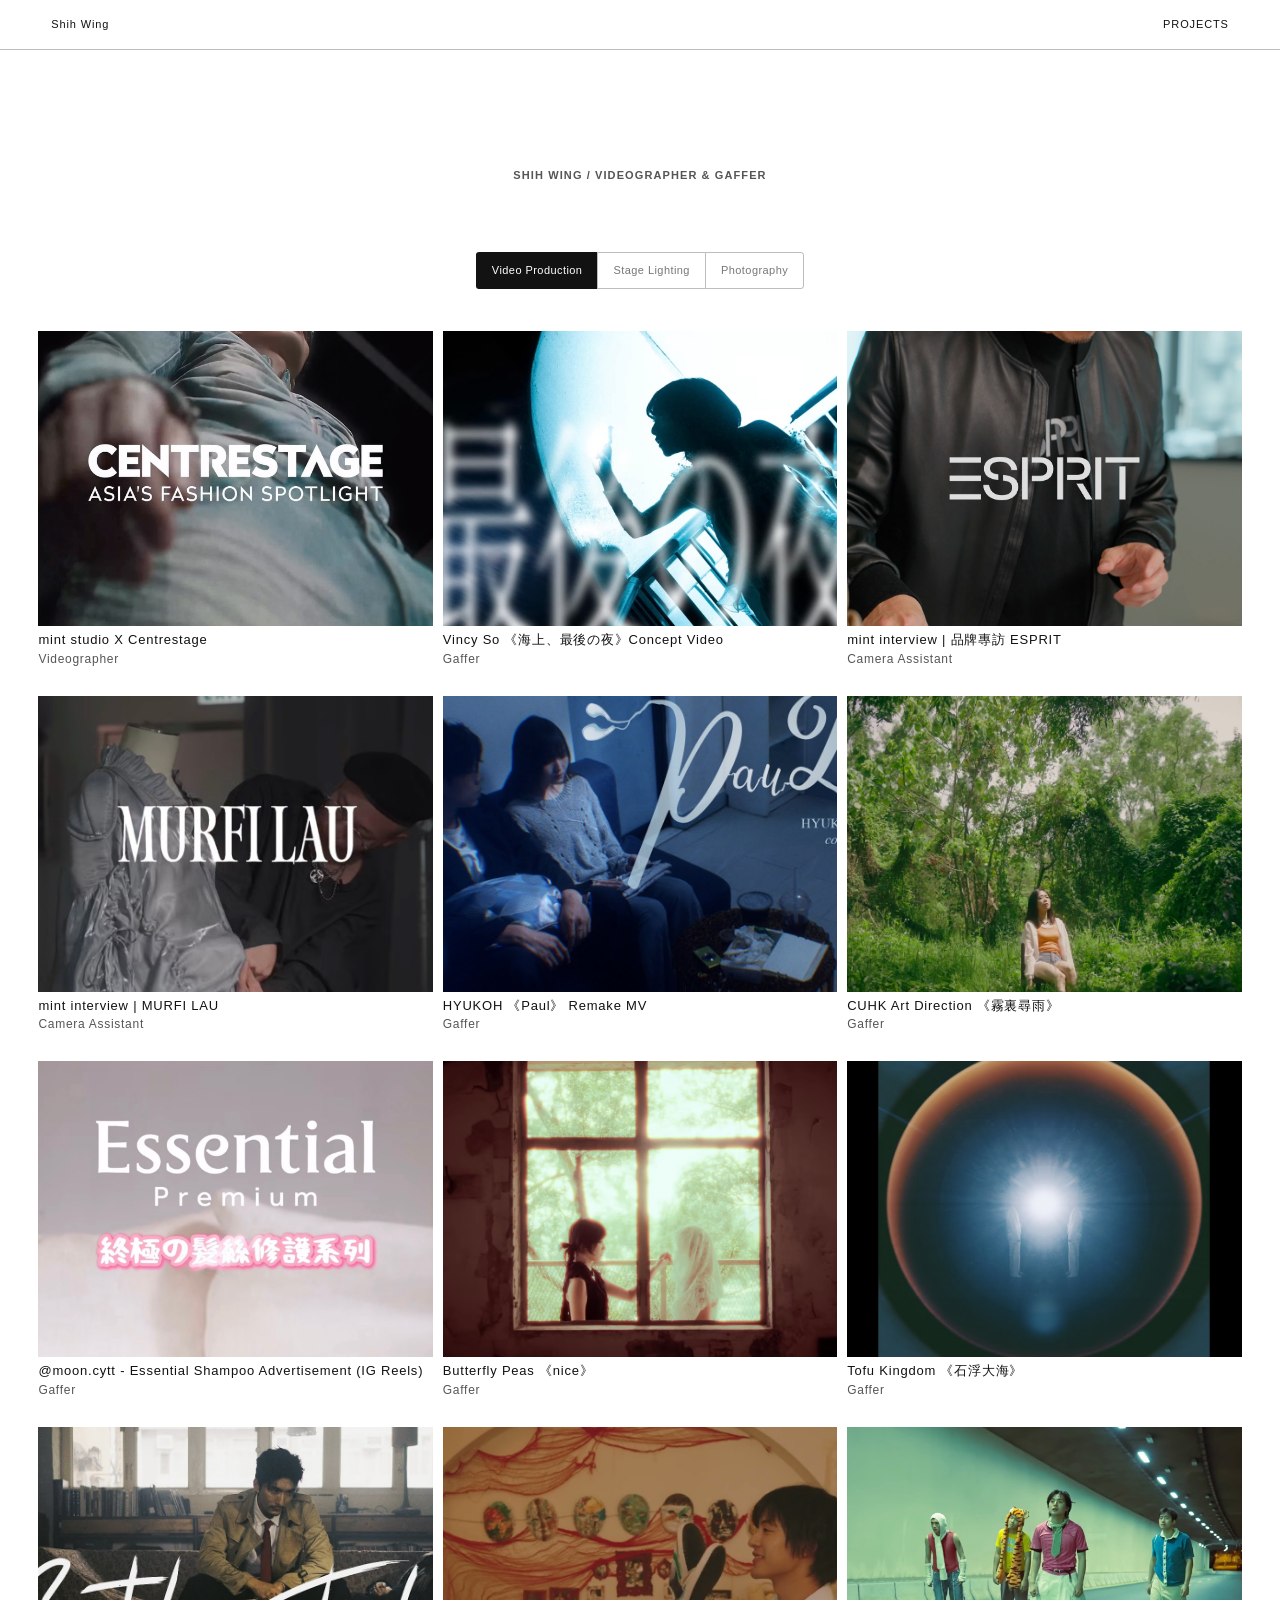
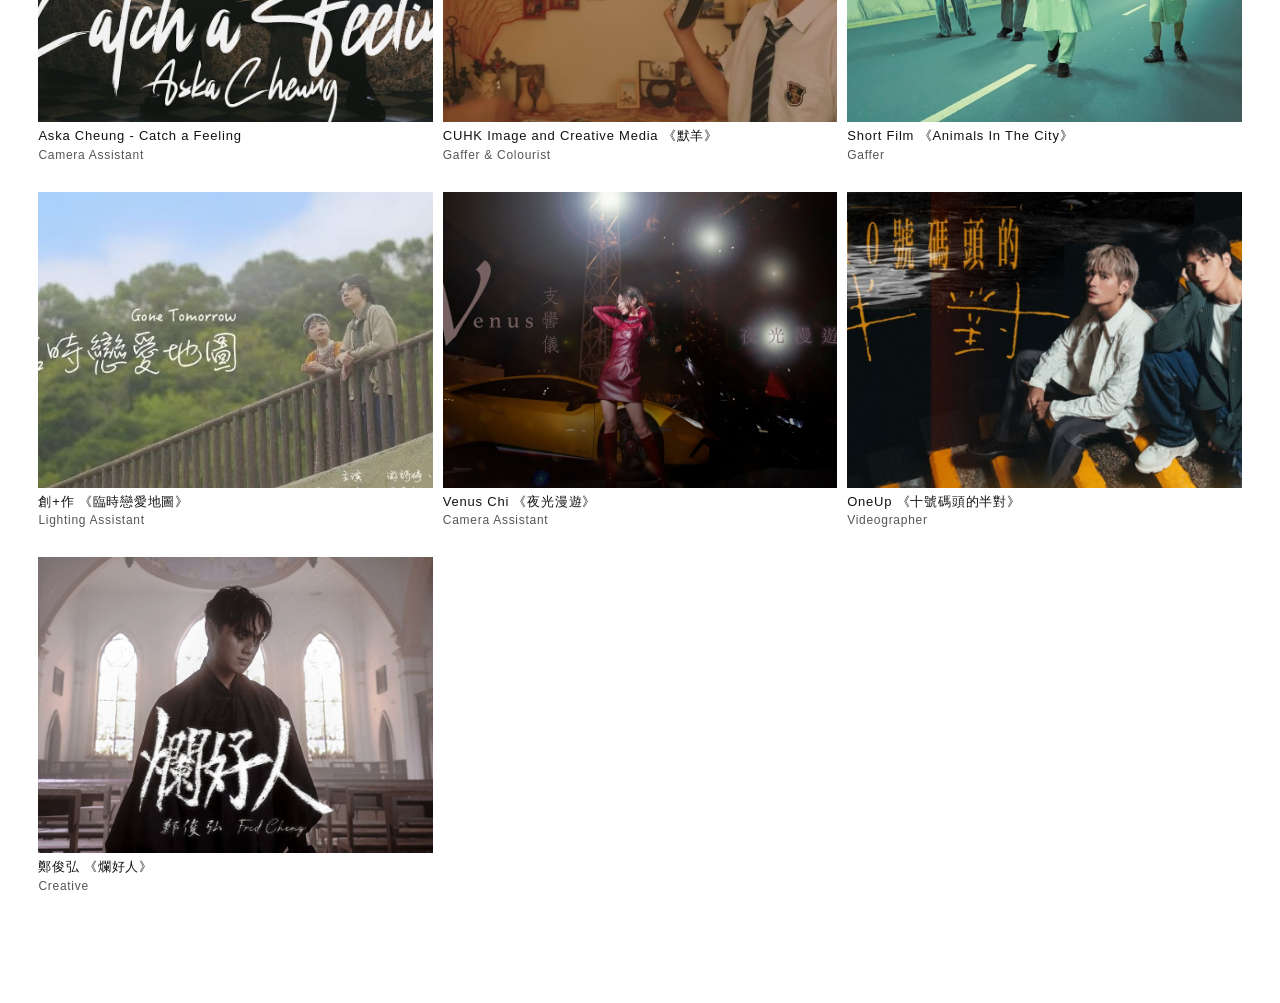
<file: index.html>
<!doctype html>
<html lang="en">
<head>
  <meta charset="UTF-8">
  <meta name="viewport" content="width=device-width, initial-scale=1.0">
  <meta name="description" content="Selected work by Shih Wing, Videographer and Gaffer.">
  <title>Shih Wing — Videographer / Gaffer</title>
  <link rel="stylesheet" href="styles.css?v=20261010k">
  <script src="script.js?v=20261010k" defer></script>
</head>
<body>
  <header class="site-header">
    <a class="wordmark" href="index.html">Shih Wing</a>
    <nav aria-label="Main navigation">
      <a class="active" href="index.html">Projects</a>

    </nav>
  </header>

  <main>
    <section class="intro" aria-labelledby="page-title">
      <p class="eyebrow">Shih Wing / Videographer &amp; Gaffer</p>
    </section>

    <nav class="project-categories" aria-label="Project categories">
      <button class="project-category is-active" type="button" data-category="Video Production" aria-pressed="true">Video Production</button>
      <button class="project-category" type="button" data-category="Stage Lighting" aria-pressed="false">Stage Lighting</button>
      <button class="project-category" type="button" data-category="Photography" aria-pressed="false">Photography</button>
    </nav>

    <section class="project-grid" id="project-grid" aria-label="Previous projects">
      <a class="project-card" href="project.html?project=esprit-brand-interview"><span class="project-art art-soft-focus" role="img" aria-label="Placeholder cover for mint interview 品牌專訪 ESPRIT"></span><span class="project-meta"><strong>品牌專訪 ESPRIT</strong><small class="project-group">mint interview</small><small class="project-role">Camera Assistant</small></span></a>
      <a class="project-card" href="project.html?project=murfi-lau-interview"><span class="project-art art-night-shift" role="img" aria-label="Placeholder cover for mint interview MURFI LAU"></span><span class="project-meta"><strong>MURFI LAU</strong><small class="project-group">mint interview</small><small class="project-role">Camera Assistant</small></span></a>
      <a class="project-card" href="project.html?project=mint-studio-centrestage"><span class="project-art art-still-water" role="img" aria-label="Placeholder cover for Mint Studio X Centrestage"></span><span class="project-meta"><strong>Centrestage</strong><small class="project-group">Mint Studio X</small><small class="project-role">Videographer</small></span></a>
      <a class="project-card" href="project.html?project=polyu-dsai-promotion"><span class="project-art art-soft-focus" role="img" aria-label="Placeholder cover for PolyU DSAI Promotion Video"></span><span class="project-meta"><strong>Promotion Video</strong><small class="project-group">PolyU DSAI</small><small class="project-role">Gaffer</small></span></a>
      <a class="project-card" href="project.html?project=vincy-so-final-night"><span class="project-art art-afterlight" role="img" aria-label="Placeholder cover for 海上、最後の夜 Concept Video"></span><span class="project-meta"><strong>《海上、最後の夜》Concept Video</strong><small class="project-group">Vincy So</small><small class="project-role">Gaffer</small></span></a>
      <a class="project-card" href="project.html?project=nice"><span class="project-art art-still-water" role="img" aria-label="Placeholder image for nice"></span><span class="project-meta"><strong>《nice》</strong><small class="project-group">Butterfly Peas</small><small class="project-role">Gaffer</small></span></a>
      <a class="project-card" href="project.html?project=shi-fu-da-hai"><span class="project-art art-night-shift" role="img" aria-label="Placeholder image for 石浮大海"></span><span class="project-meta"><strong>《石浮大海》</strong><small class="project-group">Tofu Kingdom</small><small class="project-role">Gaffer</small></span></a>
      <a class="project-card" href="project.html?project=band-show-recording"><span class="project-art art-soft-focus" role="img" aria-label="Placeholder image for Band Show Recording"></span><span class="project-meta"><strong>Band Show Recording</strong><small class="project-group">Tofu Kingdom</small><small class="project-role">Light Designer</small></span></a>
      <a class="project-card" href="project.html?project=catch-a-feeling"><span class="project-art art-second-take" role="img" aria-label="Placeholder image for Catch a Feeling"></span><span class="project-meta"><strong>Catch a Feeling</strong><small class="project-group">Aska Cheung</small><small class="project-role">Camera Assistant</small></span></a>
      <a class="project-card" href="project.html?project=animals-in-the-city"><span class="project-art art-night-shift" role="img" aria-label="Placeholder image for Animals In The City"></span><span class="project-meta"><strong>《Animals In The City》</strong><small class="project-group">Short Film</small><small class="project-role">Gaffer</small></span></a>
      <a class="project-card" href="project.html?project=temporary-love-map"><span class="project-art art-afterlight" role="img" aria-label="Placeholder image for 臨時戀愛地圖"></span><span class="project-meta"><strong>《臨時戀愛地圖》</strong><small class="project-group">創+作</small><small class="project-role">Lighting Assistant</small></span></a>
      <a class="project-card" href="project.html?project=night-glow"><span class="project-art art-still-water" role="img" aria-label="Placeholder image for 夜光漫遊"></span><span class="project-meta"><strong>《夜光漫遊》</strong><small class="project-group">Venus Chi</small><small class="project-role">Camera Assistant</small></span></a>
      <a class="project-card" href="project.html?project=ten-number-pier"><span class="project-art art-afterlight" role="img" aria-label="Placeholder image for 十號碼頭的半對"></span><span class="project-meta"><strong>《十號碼頭的半對》</strong><small class="project-group">OneUp</small><small class="project-role">Videographer</small></span></a>
      <a class="project-card" href="project.html?project=bad-good-person"><span class="project-art art-soft-focus" role="img" aria-label="Placeholder image for 爛好人"></span><span class="project-meta"><strong>《爛好人》</strong><small class="project-group">鄭俊弘</small><small class="project-role">Creative</small></span></a>
      <a class="project-card" href="project.html?project=mo-yang"><span class="project-art art-afterlight" role="img" aria-label="Placeholder image for 默羊"></span><span class="project-meta"><strong>《默羊》</strong><small class="project-group">CUHK Image and Creative Media</small><small class="project-role">Gaffer &amp; Colourist</small></span></a>
    </section>
  </main>

  <footer class="site-footer">
    <span>Available for selected projects</span>
    <span>Hong Kong / Worldwide</span>
  </footer>
</body>
</html>
</file>
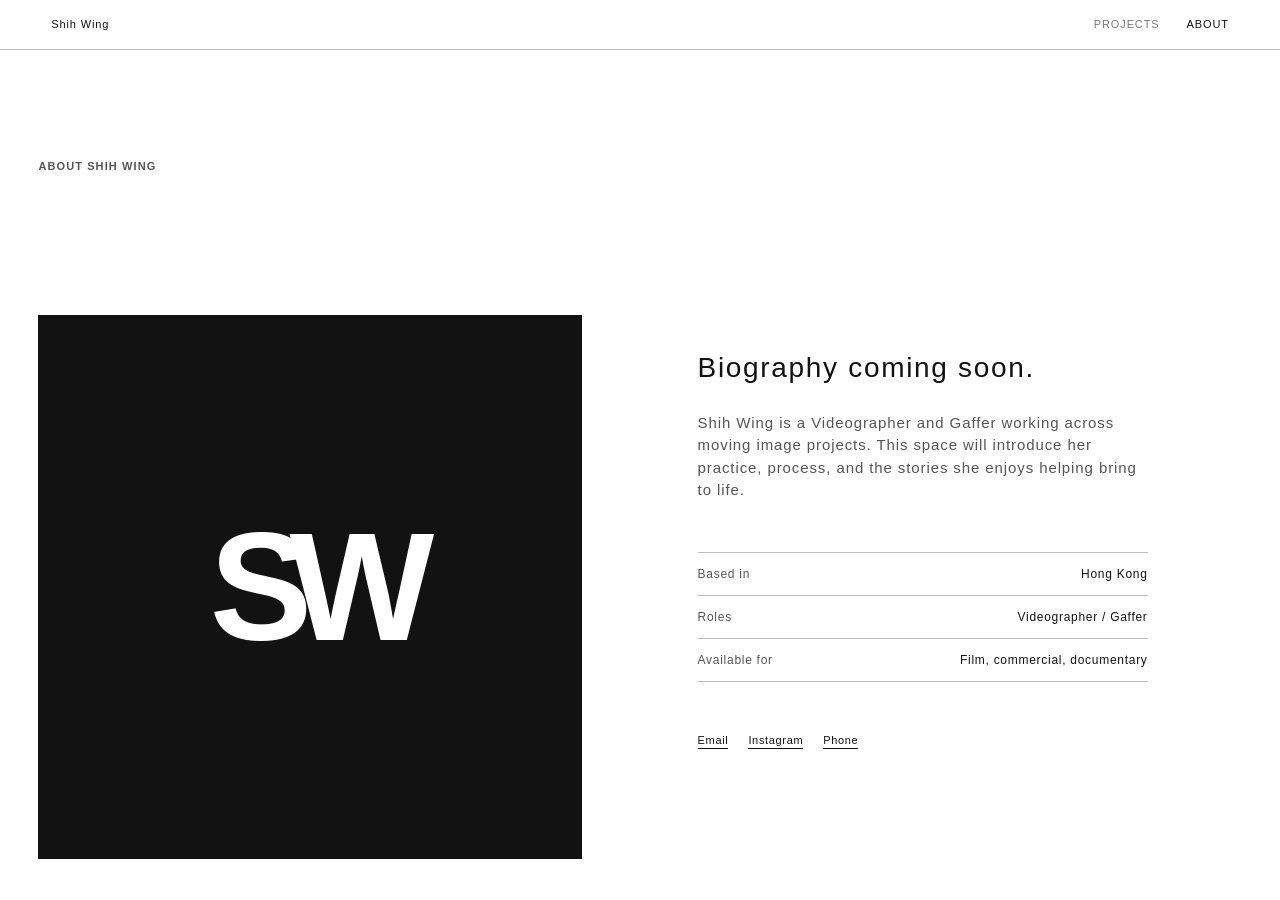
<file: about.html>
<!doctype html>
<html lang="en">
<head>
  <meta charset="UTF-8">
  <meta name="viewport" content="width=device-width, initial-scale=1.0">
  <meta name="description" content="About Shih Wing, Videographer and Gaffer.">
  <title>About — Shih Wing</title>
  <link rel="stylesheet" href="styles.css?v=20261010k">
</head>
<body>
  <header class="site-header">
    <a class="wordmark" href="index.html">Shih Wing</a>
    <nav aria-label="Main navigation">
      <a href="index.html">Projects</a>
      <a class="active" href="about.html">About</a>
    </nav>
  </header>

  <main class="about-page">
    <section class="about-hero">
      <p class="eyebrow">About Shih Wing</p>
    </section>
    <section class="about-content">
      <div class="about-placeholder" aria-label="Portrait placeholder">SW</div>
      <div class="about-copy">
        <p class="lede">Biography coming soon.</p>
        <p>Shih Wing is a Videographer and Gaffer working across moving image projects. This space will introduce her practice, process, and the stories she enjoys helping bring to life.</p>
        <dl class="details-list">
          <div><dt>Based in</dt><dd>Hong Kong</dd></div>
          <div><dt>Roles</dt><dd>Videographer / Gaffer</dd></div>
          <div><dt>Available for</dt><dd>Film, commercial, documentary</dd></div>
        </dl>
        <div class="contact-links">
          <a href="mailto:hello@example.com">Email</a>
          <a href="https://instagram.com/" target="_blank" rel="noreferrer">Instagram</a>
          <a href="tel:+0000000000">Phone</a>
        </div>
      </div>
    </section>
  </main>

  <footer class="site-footer">
    <span>Shih Wing / Videographer &amp; Gaffer</span>
    <span><a href="index.html">Back to projects</a></span>
  </footer>
</body>
</html>
</file>
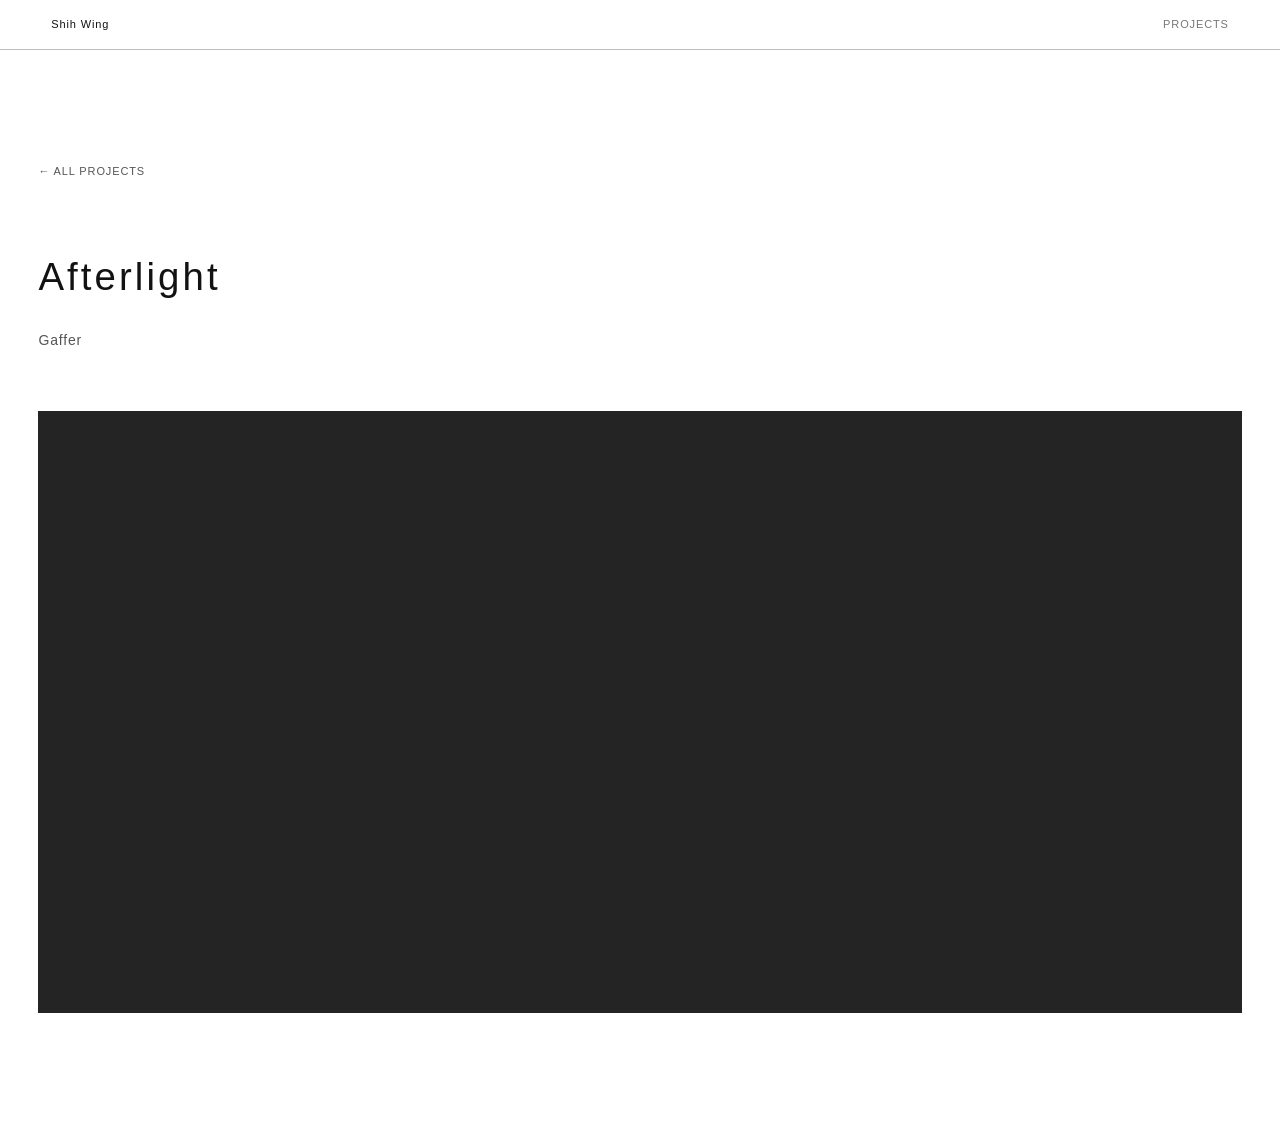
<file: project.html>
<!doctype html>
<html lang="en">
<head>
  <meta charset="UTF-8">
  <meta name="viewport" content="width=device-width, initial-scale=1.0">
  <title>Project — Shih Wing</title>
  <link rel="stylesheet" href="styles.css?v=20261010k">
  <script src="script.js?v=20261010k" defer></script>
</head>
<body>
  <header class="site-header">
    <a class="wordmark" href="index.html">Shih Wing</a>
    <nav aria-label="Main navigation">
      <a href="index.html">Projects</a>

    </nav>
  </header>

  <main class="project-page">
    <a class="back-link" href="index.html">← All projects</a>
    <section class="project-heading">
      <h1 id="project-title">Afterlight</h1>
      <p class="project-position" id="project-role-detail">Gaffer</p>
    </section>
    <div class="project-feature" id="project-media">
      <a class="media-link" id="project-link" href="#" target="_blank" rel="noreferrer" aria-label="Open project video">
        <span class="project-art art-afterlight" id="project-art" role="img" aria-label="Project image placeholder"><img id="project-image" alt="Project image placeholder"></span>
      </a>
      <video id="project-video" controls playsinline preload="metadata" hidden></video>
      <button class="gallery-button gallery-button--previous" id="gallery-previous" type="button" aria-label="Previous project image">←</button>
      <button class="gallery-button gallery-button--next" id="gallery-next" type="button" aria-label="Next project image">→</button>
      <span class="gallery-count" id="gallery-count" aria-live="polite"></span>
    </div>
  </main>

  <footer class="site-footer">
    <span>Shih Wing / Videographer &amp; Gaffer</span>
    <span><a href="index.html">Back to projects</a></span>
  </footer>
</body>
</html>
</file>
<file: styles.css>
:root {
  color-scheme: light dark;
  --background: #fff;
  --foreground: #121212;
  --muted: #555;
  --line: rgba(18, 18, 18, .28);
  --surface: #eee;
  --dark-background: #121212;
  --dark-foreground: #fff;
  --dark-muted: #fff;
  --dark-line: rgba(255, 255, 255, .38);
  --dark-surface: #242424;
  --font: 'Helvetica Neue', Helvetica, Arial, sans-serif;
}

* { box-sizing: border-box; }
html { scroll-behavior: smooth; }
body { margin: 0; background: var(--background); color: var(--foreground); font-family: var(--font); line-height: 1.5; }
a { color: inherit; text-decoration: none; }
a:focus-visible { outline: 2px solid currentColor; outline-offset: 5px; }
.site-header, .site-footer { display: flex; align-items: center; justify-content: space-between; padding: 16px 4vw; border-bottom: .5px solid var(--line); }
.site-header { position: sticky; top: 0; z-index: 10; background: color-mix(in srgb, var(--background) 92%, transparent); backdrop-filter: blur(12px); }
.site-footer { display: none; }
.site-footer a { color: var(--foreground); }
.wordmark { font-size: 11px; font-weight: 400; letter-spacing: .08em; }
.dot { color: var(--muted); }
nav { display: flex; gap: 27px; font-size: 11px; font-weight: 500; letter-spacing: .08em; text-transform: uppercase; }
nav a { color: #777; font-weight: 400; transition: color .2s ease; }
nav a:hover, nav .active { color: var(--foreground); }
nav .active { font-weight: 500; }
main { width: min(1500px, 94vw); margin: 0 auto; }
.intro { padding: 13vh 0 10vh; max-width: none; }
.eyebrow { margin: 0 0 24px; color: var(--muted); font-size: 11px; font-weight: 600; letter-spacing: .1em; text-transform: uppercase; }
h1 { margin: 0; font-size: clamp(44px, 7vw, 104px); line-height: .94; letter-spacing: -.055em; font-weight: 400; }
h1 em { font-style: normal; font-weight: 300; letter-spacing: -.055em; }
.intro-copy { max-width: 300px; margin: 40px 0 0; color: var(--muted); font-size: 14px; }
.intro .eyebrow { text-align: center; }
.project-categories { justify-content: center; gap: 0; margin: -5vh 0 42px; text-transform: none; }
.project-category { padding: 9px 15px; border: 1px solid var(--line); border-right: 0; background: transparent; color: #777; font: inherit; font-size: 11px; font-weight: 400; letter-spacing: .04em; text-transform: none; cursor: pointer; transition: color .2s ease, background .2s ease; }
.project-category:first-child { border-radius: 3px 0 0 3px; }
.project-category:last-child { border-right: 1px solid var(--line); border-radius: 0 3px 3px 0; }
.project-category:hover, .project-category:focus-visible { color: var(--foreground); }
.project-category.is-active { background: var(--foreground); color: var(--background); }
.project-category.is-active:hover { color: var(--background); }
.project-grid { display: grid; grid-template-columns: repeat(3, minmax(0, 1fr)); gap: 28px 10px; align-items: start; padding-bottom: 12vh; }
.project-card { display: block; }
.project-art { display: block; position: relative; overflow: hidden; background: var(--surface); aspect-ratio: 4 / 3; filter: grayscale(1); transition: transform .5s cubic-bezier(.2,.7,.2,1), filter .5s ease; }
.project-art.has-cover { filter: none; }
.project-cover-image { display: block; width: 100%; height: 100%; object-fit: cover; object-position: center; }
.project-cover-image.youtube-cover { transform: scale(1.12); }
.project-art::after { content: ''; position: absolute; inset: 16px; border: 1px solid rgba(255,255,255,.35); mix-blend-mode: overlay; }
.project-card .project-art::after { display: none; }
.project-card:hover .project-art { transform: scale(.985); filter: grayscale(0); }
.art-afterlight { background-color: var(--dark-surface) }
.art-still-water { background-color: var(--dark-surface) }
.art-night-shift { background-color: var(--dark-surface) }
.art-soft-focus { background-color: var(--dark-surface) }
.art-second-take { background-color: var(--dark-surface) }
.project-meta { display: block; padding-top: 6px; font-size: 13px; line-height: 1.2; }
.project-meta strong { display: block; font-weight: 400; letter-spacing: .06em; }
.project-meta small { display: block; color: var(--muted); font-size: 11px; font-weight: 400; letter-spacing: .06em; text-transform: none; }
.project-meta .project-role { margin-top: 2px; font-size: 12px; font-weight: 300; letter-spacing: .06em; line-height: 1.5; }
.about-page, .project-page { padding-top: 12vh; }
.project-page { padding-bottom: 12vh; }
.about-hero { padding-bottom: 13vh; }
.about-content { display: grid; grid-template-columns: 1fr 1fr; gap: 9vw; align-items: start; }
.about-placeholder { display: grid; place-items: center; aspect-ratio: 1 / 1; background: var(--foreground); color: var(--background); font-size: 12vw; font-weight: 600; letter-spacing: -.15em; }
.about-copy { max-width: 450px; padding-top: 10px; }
.about-copy p { color: var(--muted); font-size: 15px; font-weight: 300; letter-spacing: .06em; }
.about-copy .lede { color: var(--foreground); font-size: 28px; font-weight: 300; letter-spacing: .06em; line-height: 1.1; }
.details-list { margin: 50px 0; border-top: 1px solid var(--line); }
.details-list div { display: flex; justify-content: space-between; gap: 20px; padding: 12px 0; border-bottom: 1px solid var(--line); font-size: 12px; font-weight: 300; letter-spacing: .06em; }
.details-list dt { color: var(--muted); }
.details-list dd { margin: 0; text-align: right; }
.contact-links { display: flex; gap: 20px; font-size: 11px; font-weight: 300; letter-spacing: .06em; text-transform: none; }
.contact-links a { border-bottom: 1px solid currentColor; }
.back-link { display: inline-block; margin-bottom: 80px; color: var(--muted); font-size: 11px; font-weight: 400; letter-spacing: .04em; text-transform: uppercase; }
.project-page .back-link { letter-spacing: .08em; }
.project-heading { max-width: 1000px; margin-bottom: 60px; letter-spacing: .08em; }
.project-page h1 { font-size: clamp(22px, 3vw, 42px); }
.project-heading h1 { letter-spacing: .08em; }
.project-position { margin: 12px 0 0; font-size: 17px; font-weight: 300; letter-spacing: .06em; line-height: 1.5; }
.project-heading p:last-child { max-width: 390px; margin: 35px 0 0; color: var(--muted); font-size: 14px; font-weight: 300; }
.project-feature { position: relative; display: block; width: 100%; aspect-ratio: 16 / 8; }
.project-feature.has-gallery { width: min(100%, 560px); margin-inline: auto; aspect-ratio: 2 / 3; overflow: hidden; }
.project-feature.has-gallery .project-art img { object-fit: contain; }
.project-feature.is-youtube { aspect-ratio: 16 / 9; }
.media-link { display: block; width: 100%; height: 100%; }
.project-feature, .project-feature .media-link, .project-feature .project-art, .project-feature img { border: 0; outline: 0; box-shadow: none; }
.project-feature .media-link:focus-visible { outline: 0; }
.media-link[hidden], .project-feature video[hidden] { display: none; }
.project-feature .project-art { width: 100%; height: 100%; aspect-ratio: auto; background-position: center; background-size: cover; }
.project-feature .project-art { filter: none; }
.project-feature .project-art::after { display: none; }
.project-feature img { display: none; width: 100%; height: 100%; object-fit: cover; }
.project-feature img[src] { display: block; }
.project-feature img.project-thumbnail-image { filter: none; }
.project-thumbnail { background-repeat: no-repeat; }
.project-feature.is-video { overflow: hidden; }
.project-feature.is-instagram { width: min(100%, 480px); height: min(92vh, 920px); min-height: 780px; margin-inline: auto; aspect-ratio: auto; overflow: visible; }
.project-feature.is-video:not(.is-playing):not(.is-instagram)::after { content: 'Play video'; position: absolute; inset: 0; display: grid; place-items: center; background: rgba(0, 0, 0, .38); color: #fff; font-size: 12px; font-weight: 600; letter-spacing: .08em; text-transform: uppercase; opacity: 0; pointer-events: none; transition: opacity .25s ease; }
.project-feature.is-video:not(.is-playing):not(.is-instagram):hover::after, .project-feature.is-video:not(.is-playing):not(.is-instagram):focus-within::after { opacity: 1; }
.project-feature iframe { position: absolute; inset: 0; width: 100%; height: 100%; border: 0; }
.project-feature video { display: block; width: 100%; height: 100%; background: #000; object-fit: contain; }
.project-feature.is-video:hover .project-art img { filter: brightness(.62); transform: scale(1.02); }
.gallery-button { position: absolute; top: 50%; z-index: 2; display: none; width: 42px; height: 42px; border: 1px solid rgba(255, 255, 255, .7); border-radius: 50%; background: rgba(0, 0, 0, .45); color: #fff; cursor: pointer; font: 20px var(--font); transform: translateY(-50%); }
.gallery-button:hover, .gallery-button:focus-visible { background: #fff; color: #121212; }
.gallery-button--previous { left: 18px; }
.gallery-button--next { right: 18px; }
.project-feature.has-gallery .gallery-button { display: block; }
.gallery-count { position: absolute; right: 18px; bottom: 15px; z-index: 2; display: none; color: #fff; font-size: 11px; letter-spacing: .06em; }
.project-feature.has-gallery .gallery-count { display: block; }
.project-details { display: flex; gap: 10vw; padding: 20px 0; border-bottom: 1px solid var(--line); }
.project-details div { display: grid; gap: 6px; }
.project-details span { color: var(--muted); font-size: 10px; font-weight: 400; letter-spacing: .08em; text-transform: uppercase; }
.project-details strong { font-size: 12px; font-weight: 300; letter-spacing: .06em; line-height: 1.5; }
.project-link { display: inline-block; margin-top: 32px; border-bottom: 1px solid currentColor; font-size: 11px; font-weight: 600; letter-spacing: .08em; text-transform: uppercase; }
.project-link[hidden] { display: none; }
@media (prefers-color-scheme: dark) { body { background: var(--dark-background); color: var(--dark-foreground); } .site-header, .site-footer, .details-list, .details-list div, .project-details { border-color: var(--dark-line); } .site-header { background: color-mix(in srgb, var(--dark-background) 92%, transparent); } .site-footer, .site-footer a, .project-meta small, .eyebrow, .intro-copy, .about-copy p, .details-list dt, .back-link, .project-heading p:last-child { color: var(--dark-muted); } nav a { color: #777; } nav a:hover, nav .active { color: var(--dark-foreground); } .about-copy .lede { color: var(--dark-foreground); } .about-placeholder { background: var(--dark-foreground); color: var(--dark-background); } .project-art { background-color: var(--dark-surface); } }
@media (max-width: 700px) { .site-header, .site-footer { padding: 12px 5vw; } nav { gap: 14px; } main { width: 90vw; } .intro { padding: 18vh 0 15vh; } .intro-copy { margin-top: 30px; } .project-grid { grid-template-columns: 1fr; gap: 28px; } .project-art { aspect-ratio: 4 / 3; } .about-page, .project-page { padding-top: 9vh; } .about-hero { padding-bottom: 9vh; } .about-content { grid-template-columns: 1fr; gap: 40px; } .about-placeholder { width: 78%; } .site-footer { align-items: flex-start; gap: 15px; flex-direction: column; margin-top: 75px; } .back-link { margin-bottom: 55px; } .project-feature { aspect-ratio: 4 / 3; } .project-feature.is-instagram { width: 100%; height: min(82vh, 820px); min-height: 620px; aspect-ratio: auto; } .project-details { justify-content: space-between; gap: 15px; } }
@media (max-width: 380px) { .project-categories { gap: 0; } .project-category { padding-inline: 7px; font-size: 9px; } }
@media (max-width: 700px) { .project-feature.is-instagram { height: min(90vh, 860px); min-height: 740px; } }
</file>
